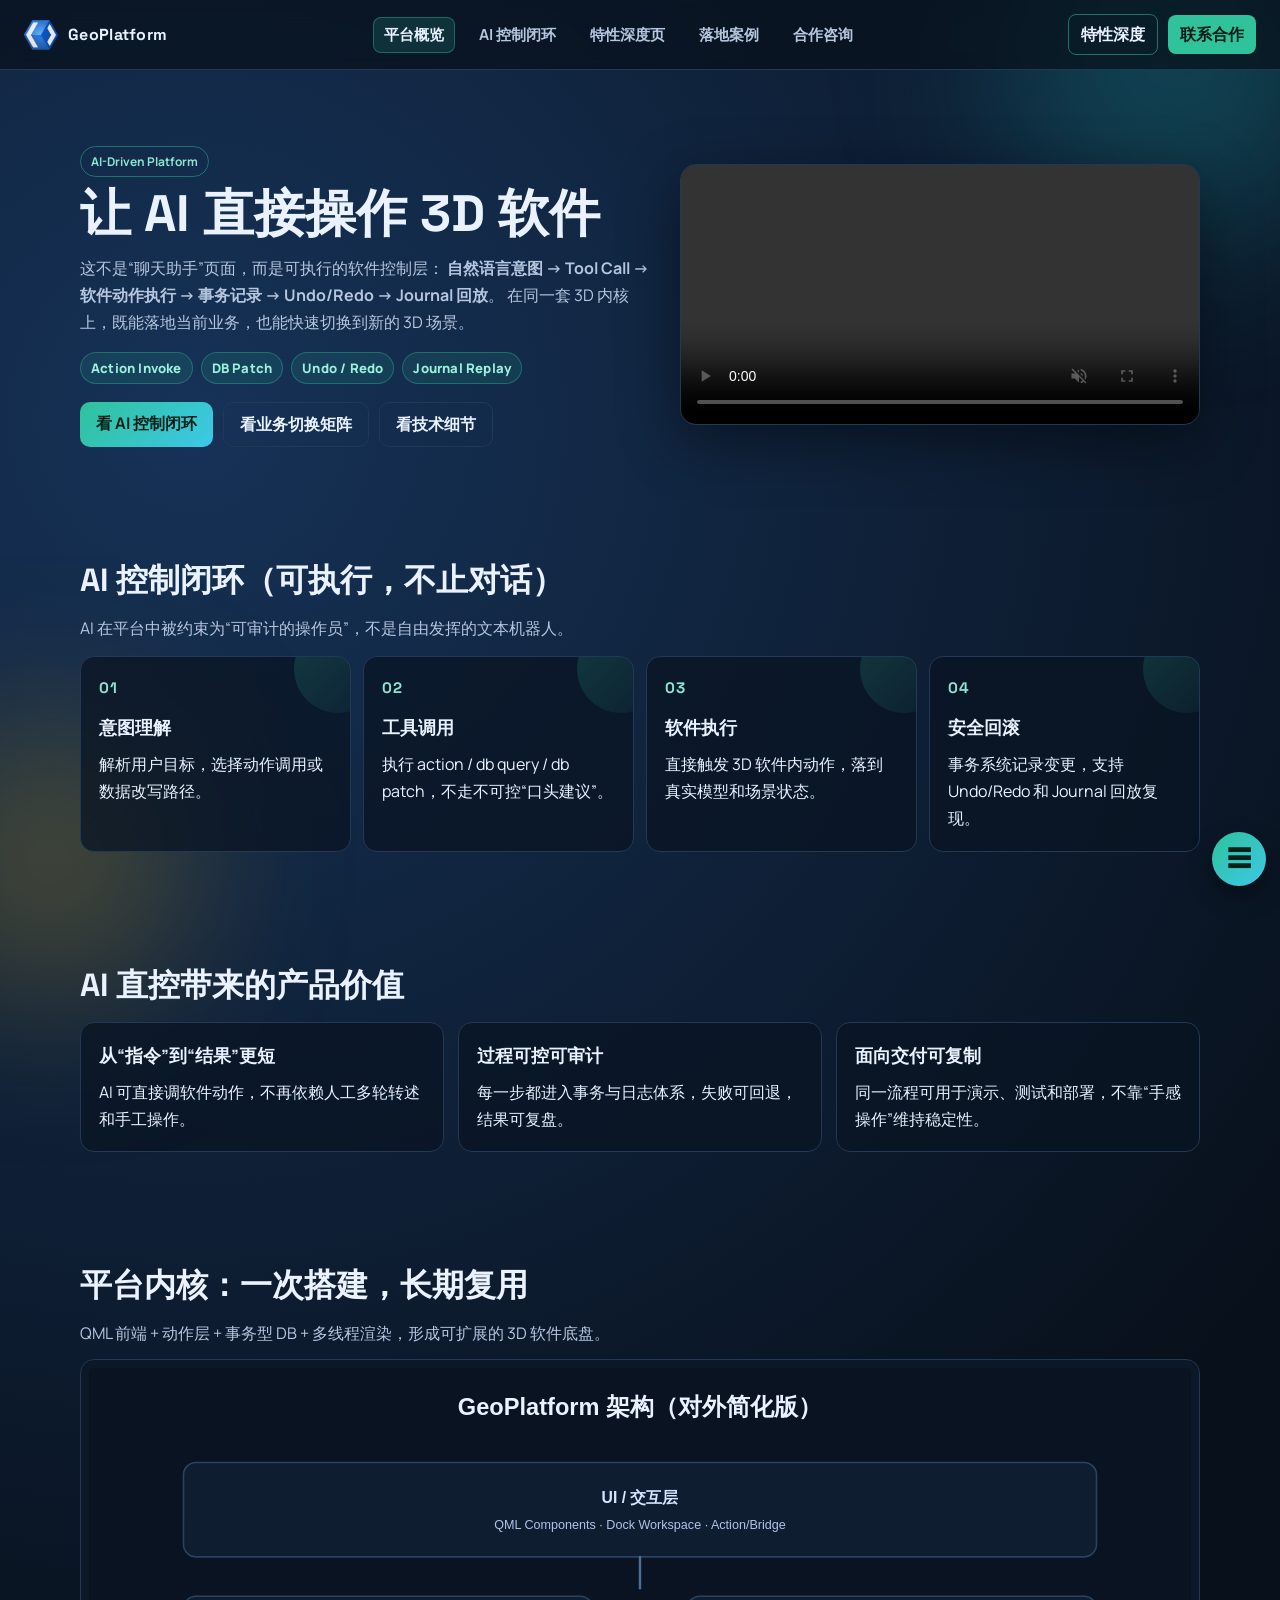
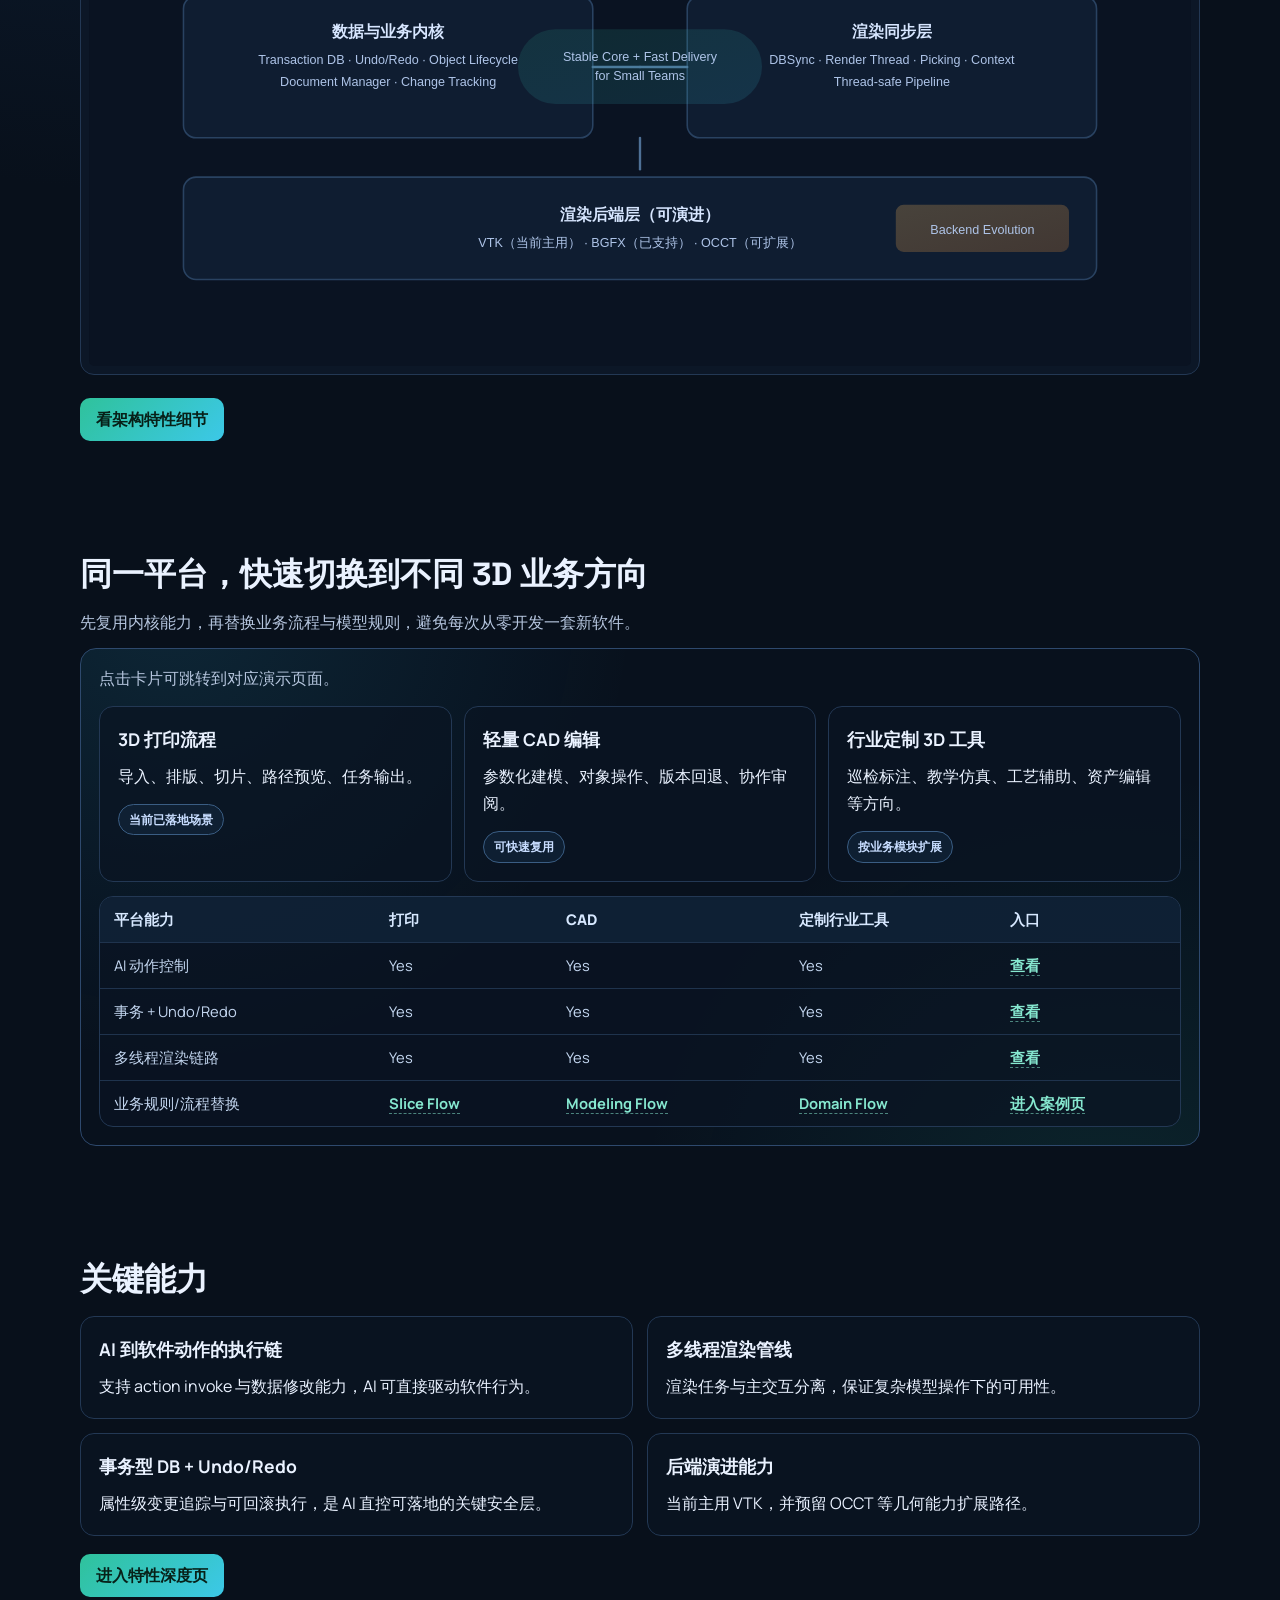
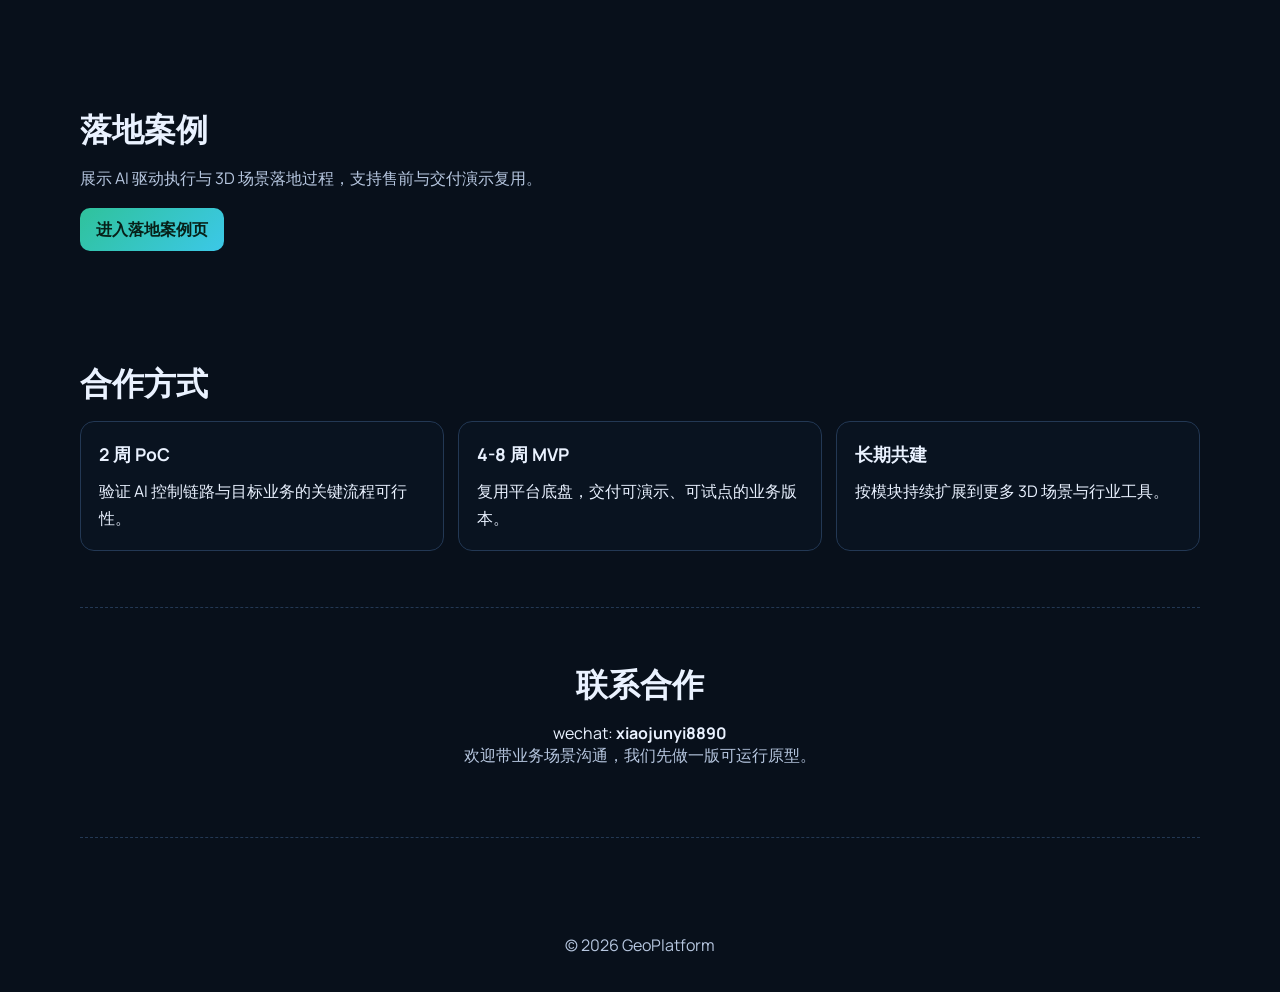
<file: index.html>
<!doctype html>
<html lang="zh-CN">
<head>
  <meta charset="UTF-8" />
  <meta name="viewport" content="width=device-width, initial-scale=1.0" />
  <title>GeoPlatform | AI 驱动的 3D 软件平台</title>
  <meta name="description" content="GeoPlatform 是 AI 驱动的 3D 软件平台：AI 可直接调用软件动作与数据能力，并在同一内核上快速切换到不同 3D 业务方向。" />
  <link rel="preconnect" href="https://fonts.googleapis.com">
  <link rel="preconnect" href="https://fonts.gstatic.com" crossorigin>
  <link href="https://fonts.googleapis.com/css2?family=Manrope:wght@400;600;700;800&family=Space+Grotesk:wght@500;700&display=swap" rel="stylesheet">
  <link rel="stylesheet" href="styles.css" />
</head>
<body>
  <div class="bg-shape bg-shape-a"></div>
  <div class="bg-shape bg-shape-b"></div>

  <header class="topbar">
    <div class="brand">
      <img src="assets/brand/logo.png" alt="GeoPlatform Logo" />
      <span>GeoPlatform</span>
    </div>
    <nav class="top-links" aria-label="Primary">
      <a class="active" href="index.html">平台概览</a>
      <a href="#ai-control">AI 控制闭环</a>
      <a href="features.html">特性深度页</a>
      <a href="cases.html">落地案例</a>
      <a href="#contact">合作咨询</a>
    </nav>
    <div class="top-actions">
      <a class="cta cta-secondary" href="features.html">特性深度</a>
      <a class="cta" href="#contact">联系合作</a>
    </div>
  </header>

  <main>
    <section class="hero section">
      <div class="hero-copy">
        <p class="tag">AI-Driven Platform</p>
        <h1>让 AI 直接操作 3D 软件</h1>
        <p class="subtitle">
          这不是“聊天助手”页面，而是可执行的软件控制层：
          <strong>自然语言意图 -> Tool Call -> 软件动作执行 -> 事务记录 -> Undo/Redo -> Journal 回放</strong>。
          在同一套 3D 内核上，既能落地当前业务，也能快速切换到新的 3D 场景。
        </p>
        <div class="hero-strip">
          <span>Action Invoke</span>
          <span>DB Patch</span>
          <span>Undo / Redo</span>
          <span>Journal Replay</span>
        </div>
        <div class="hero-actions">
          <a class="btn btn-primary" href="#ai-control">看 AI 控制闭环</a>
          <a class="btn btn-ghost" href="#switch-matrix">看业务切换矩阵</a>
          <a class="btn btn-ghost" href="features.html">看技术细节</a>
        </div>
      </div>
      <div class="hero-media">
        <video controls autoplay muted playsinline>
          <source src="assets/media/ai-demo-20260323.mp4" type="video/mp4" />
          你的浏览器不支持视频播放。
        </video>
      </div>
    </section>

    <section class="section" id="ai-control">
      <h2>AI 控制闭环（可执行，不止对话）</h2>
      <p class="hint">AI 在平台中被约束为“可审计的操作员”，不是自由发挥的文本机器人。</p>
      <div class="control-pipeline">
        <article class="card pipeline-step">
          <p class="step-index">01</p>
          <h3>意图理解</h3>
          <p>解析用户目标，选择动作调用或数据改写路径。</p>
        </article>
        <article class="card pipeline-step">
          <p class="step-index">02</p>
          <h3>工具调用</h3>
          <p>执行 action / db query / db patch，不走不可控“口头建议”。</p>
        </article>
        <article class="card pipeline-step">
          <p class="step-index">03</p>
          <h3>软件执行</h3>
          <p>直接触发 3D 软件内动作，落到真实模型和场景状态。</p>
        </article>
        <article class="card pipeline-step">
          <p class="step-index">04</p>
          <h3>安全回滚</h3>
          <p>事务系统记录变更，支持 Undo/Redo 和 Journal 回放复现。</p>
        </article>
      </div>
    </section>

    <section class="section" id="value">
      <h2>AI 直控带来的产品价值</h2>
      <div class="grid grid-3">
        <article class="card">
          <h3>从“指令”到“结果”更短</h3>
          <p>AI 可直接调软件动作，不再依赖人工多轮转述和手工操作。</p>
        </article>
        <article class="card">
          <h3>过程可控可审计</h3>
          <p>每一步都进入事务与日志体系，失败可回退，结果可复盘。</p>
        </article>
        <article class="card">
          <h3>面向交付可复制</h3>
          <p>同一流程可用于演示、测试和部署，不靠“手感操作”维持稳定性。</p>
        </article>
      </div>
    </section>

    <section class="section" id="architecture">
      <h2>平台内核：一次搭建，长期复用</h2>
      <p class="hint">QML 前端 + 动作层 + 事务型 DB + 多线程渲染，形成可扩展的 3D 软件底盘。</p>
      <img class="arch" src="assets/media/architecture-lite.svg" alt="GeoPlatform Simplified Architecture" />
      <div class="section-action">
        <a class="btn btn-primary" href="features.html">看架构特性细节</a>
      </div>
    </section>

    <section class="section" id="switch-matrix">
      <h2>同一平台，快速切换到不同 3D 业务方向</h2>
      <p class="hint">先复用内核能力，再替换业务流程与模型规则，避免每次从零开发一套新软件。</p>
      <div class="switch-matrix-panel">
      <p class="hint">点击卡片可跳转到对应演示页面。</p>
      <div class="switch-grid">
        <a class="card switch-card feature-link" href="cases.html#print-case">
          <h3>3D 打印流程</h3>
          <p>导入、排版、切片、路径预览、任务输出。</p>
          <p class="switch-tag">当前已落地场景</p>
        </a>
        <a class="card switch-card feature-link" href="cases.html#cad-case">
          <h3>轻量 CAD 编辑</h3>
          <p>参数化建模、对象操作、版本回退、协作审阅。</p>
          <p class="switch-tag">可快速复用</p>
        </a>
        <a class="card switch-card feature-link" href="index.html#contact">
          <h3>行业定制 3D 工具</h3>
          <p>巡检标注、教学仿真、工艺辅助、资产编辑等方向。</p>
          <p class="switch-tag">按业务模块扩展</p>
        </a>
      </div>
      <div class="capability-table-wrap">
        <table class="capability-table">
          <thead>
            <tr>
              <th>平台能力</th>
              <th>打印</th>
              <th>CAD</th>
              <th>定制行业工具</th>
              <th>入口</th>
            </tr>
          </thead>
          <tbody>
            <tr>
              <td>AI 动作控制</td>
              <td>Yes</td>
              <td>Yes</td>
              <td>Yes</td>
              <td><a class="table-link" href="features.html#ai-demo">查看</a></td>
            </tr>
            <tr>
              <td>事务 + Undo/Redo</td>
              <td>Yes</td>
              <td>Yes</td>
              <td>Yes</td>
              <td><a class="table-link" href="features.html#transaction">查看</a></td>
            </tr>
            <tr>
              <td>多线程渲染链路</td>
              <td>Yes</td>
              <td>Yes</td>
              <td>Yes</td>
              <td><a class="table-link" href="features.html#threading">查看</a></td>
            </tr>
            <tr>
              <td>业务规则/流程替换</td>
              <td><a class="table-link" href="cases.html#print-case">Slice Flow</a></td>
              <td><a class="table-link" href="cases.html#cad-case">Modeling Flow</a></td>
              <td><a class="table-link" href="index.html#contact">Domain Flow</a></td>
              <td><a class="table-link" href="cases.html">进入案例页</a></td>
            </tr>
          </tbody>
        </table>
      </div>
      </div>
    </section>

    <section class="section" id="features">
      <h2>关键能力</h2>
      <div class="grid grid-2">
        <a class="card feature feature-link" href="features.html#threading">
          <h3>AI 到软件动作的执行链</h3>
          <p>支持 action invoke 与数据修改能力，AI 可直接驱动软件行为。</p>
        </a>
        <a class="card feature feature-link" href="features.html#threading">
          <h3>多线程渲染管线</h3>
          <p>渲染任务与主交互分离，保证复杂模型操作下的可用性。</p>
        </a>
        <a class="card feature feature-link" href="features.html#transaction">
          <h3>事务型 DB + Undo/Redo</h3>
          <p>属性级变更追踪与可回滚执行，是 AI 直控可落地的关键安全层。</p>
        </a>
        <a class="card feature feature-link" href="features.html#backend">
          <h3>后端演进能力</h3>
          <p>当前主用 VTK，并预留 OCCT 等几何能力扩展路径。</p>
        </a>
      </div>
      <div class="section-action">
        <a class="btn btn-primary" href="features.html">进入特性深度页</a>
      </div>
    </section>

    <section class="section" id="cases-entry">
      <h2>落地案例</h2>
      <p class="hint">展示 AI 驱动执行与 3D 场景落地过程，支持售前与交付演示复用。</p>
      <div class="section-action">
        <a class="btn btn-primary" href="cases.html">进入落地案例页</a>
      </div>
    </section>

    <section class="section" id="cooperation">
      <h2>合作方式</h2>
      <div class="grid grid-3">
        <article class="card">
          <h3>2 周 PoC</h3>
          <p>验证 AI 控制链路与目标业务的关键流程可行性。</p>
        </article>
        <article class="card">
          <h3>4-8 周 MVP</h3>
          <p>复用平台底盘，交付可演示、可试点的业务版本。</p>
        </article>
        <article class="card">
          <h3>长期共建</h3>
          <p>按模块持续扩展到更多 3D 场景与行业工具。</p>
        </article>
      </div>
    </section>

    <section class="section contact" id="contact">
      <h2>联系合作</h2>
      <p>wechat: <strong>xiaojunyi8890</strong></p>
      <p class="hint">欢迎带业务场景沟通，我们先做一版可运行原型。</p>
    </section>
  </main>

  <div class="mobile-nav" aria-label="移动端导航">
    <button class="mobile-nav-fab" aria-label="打开导航菜单" aria-expanded="false" aria-controls="mobileNavMenu">☰</button>
    <nav class="mobile-nav-menu" id="mobileNavMenu">
      <a class="mobile-nav-link active" href="index.html">平台概览</a>
      <a class="mobile-nav-link" href="#ai-control">AI 控制闭环</a>
      <a class="mobile-nav-link" href="features.html">特性深度页</a>
      <a class="mobile-nav-link" href="cases.html">落地案例</a>
      <a class="mobile-nav-link" href="#contact">合作咨询</a>
    </nav>
  </div>

  <footer>
    <p>© <span id="year"></span> GeoPlatform</p>
  </footer>

  <script src="script.js"></script>
</body>
</html>
</file>
<file: styles.css>
:root {
  --bg: #08101b;
  --bg-soft: #111e31;
  --text: #eaf2ff;
  --muted: #b6c6df;
  --line: #233854;
  --brand: #2fc29b;
  --brand-2: #f2b45a;
  --card: rgba(10, 21, 35, 0.75);
}

* { box-sizing: border-box; }
html, body { margin: 0; padding: 0; }
body {
  font-family: "Manrope", "PingFang SC", "Microsoft YaHei", sans-serif;
  color: var(--text);
  background: radial-gradient(circle at 15% 10%, #163257 0%, var(--bg) 35%), var(--bg);
  overflow-x: hidden;
}

.bg-shape {
  position: fixed;
  border-radius: 999px;
  filter: blur(80px);
  z-index: -1;
}
.bg-shape-a { width: 360px; height: 360px; background: #1b7f8f66; top: -120px; right: -80px; }
.bg-shape-b { width: 280px; height: 280px; background: #9d7f2360; bottom: -100px; left: -90px; }

.topbar {
  position: sticky;
  top: 0;
  z-index: 10;
  display: flex;
  justify-content: space-between;
  align-items: center;
  padding: 14px 24px;
  background: rgba(8, 16, 27, 0.7);
  backdrop-filter: blur(10px);
  border-bottom: 1px solid var(--line);
}

.brand {
  display: flex;
  align-items: center;
  gap: 10px;
  font-family: "Space Grotesk", sans-serif;
  font-weight: 700;
  letter-spacing: 0.3px;
}
.brand img { width: 34px; height: 34px; object-fit: contain; }
.top-links {
  display: flex;
  align-items: center;
  gap: 14px;
}
.top-links a {
  text-decoration: none;
  color: var(--muted);
  font-weight: 700;
  font-size: 0.95rem;
  padding: 6px 10px;
  border-radius: 8px;
}
.top-links a:hover {
  color: var(--text);
  background: rgba(255, 255, 255, 0.06);
}
.top-links a.active {
  color: var(--text);
  background: rgba(47, 194, 155, 0.16);
  border: 1px solid #2fc29b66;
}
.top-actions {
  display: flex;
  align-items: center;
  gap: 10px;
}

main { max-width: 1160px; margin: 0 auto; padding: 20px 20px 72px; }
.section { padding: 56px 0; }

.hero {
  display: grid;
  grid-template-columns: 1.1fr 1fr;
  gap: 28px;
  align-items: center;
}
.tag {
  display: inline-block;
  margin: 0 0 10px;
  font-size: 12px;
  font-weight: 700;
  padding: 6px 10px;
  border: 1px solid #2fc29b77;
  border-radius: 999px;
  color: #8de6d1;
}
h1 {
  margin: 0;
  font-family: "Space Grotesk", sans-serif;
  font-size: clamp(2rem, 4vw, 3.2rem);
  line-height: 1.05;
}
.subtitle { color: var(--muted); line-height: 1.7; margin-top: 14px; }

.hero-strip {
  margin-top: 16px;
  display: flex;
  flex-wrap: wrap;
  gap: 8px;
}
.hero-strip span {
  border: 1px solid #2fc29b5c;
  background: rgba(47, 194, 155, 0.12);
  color: #9df0db;
  border-radius: 999px;
  padding: 6px 10px;
  font-size: 0.82rem;
  font-weight: 800;
  letter-spacing: 0.2px;
}

.hero-media video {
  width: 100%;
  border-radius: 16px;
  border: 1px solid var(--line);
  box-shadow: 0 16px 60px rgba(0, 0, 0, 0.45);
}

h2 {
  margin: 0 0 14px;
  font-family: "Space Grotesk", sans-serif;
  font-size: clamp(1.4rem, 2.5vw, 2rem);
}
h3 { margin: 0 0 8px; font-size: 1.1rem; }
p { margin: 0; }
.hint { color: var(--muted); margin-bottom: 14px; }

.grid { display: grid; gap: 14px; }
.grid-2 { grid-template-columns: repeat(2, minmax(0, 1fr)); }
.grid-3 { grid-template-columns: repeat(3, minmax(0, 1fr)); }

.card {
  background: var(--card);
  border: 1px solid var(--line);
  border-radius: 14px;
  padding: 18px;
  line-height: 1.7;
}
.feature-link {
  display: block;
  text-decoration: none;
  color: var(--text);
  transition: transform .2s ease, border-color .2s ease, background .2s ease;
}
.feature-link:hover {
  transform: translateY(-2px);
  border-color: #2fc29b88;
  background: rgba(20, 36, 57, 0.86);
}
.case-video video {
  width: 100%;
  margin: 10px 0 12px;
  border-radius: 10px;
  border: 1px solid var(--line);
  background: #08101b;
}

.arch {
  width: 100%;
  border-radius: 14px;
  border: 1px solid var(--line);
  background: #0c1727;
  padding: 8px;
}

.btn {
  display: inline-block;
  text-decoration: none;
  padding: 10px 16px;
  border-radius: 10px;
  font-weight: 700;
  transition: transform .2s ease, background .2s ease;
}
.btn:hover { transform: translateY(-2px); }
.btn-primary {
  background: linear-gradient(135deg, var(--brand), #3cc8e8);
  color: #072018;
}
.btn-ghost {
  border: 1px solid var(--line);
  color: var(--text);
  margin-left: 0;
}

.cta {
  text-decoration: none;
  color: #051d18;
  background: var(--brand);
  padding: 8px 12px;
  border-radius: 8px;
  font-weight: 700;
}

.cta-secondary {
  color: var(--text);
  background: transparent;
  border: 1px solid #2fc29b88;
}

.hero-actions {
  margin-top: 18px;
  display: flex;
  gap: 10px;
  flex-wrap: wrap;
}
.section-action {
  margin-top: 18px;
  display: flex;
  gap: 10px;
  flex-wrap: wrap;
}

.page-hero {
  padding-top: 40px;
}
.metrics {
  margin-top: 16px;
  display: grid;
  gap: 12px;
  grid-template-columns: repeat(4, minmax(0, 1fr));
}
.metric h3 {
  margin-bottom: 6px;
}
.metric p {
  color: var(--muted);
}
.flow {
  margin-top: 14px;
  display: flex;
  flex-wrap: wrap;
  gap: 8px;
}
.flow span {
  padding: 6px 10px;
  border-radius: 999px;
  border: 1px solid #3a5d83;
  background: rgba(16, 35, 56, 0.75);
  color: #c8ddff;
  font-size: 0.86rem;
  font-weight: 700;
}
.emphasis {
  margin-top: 14px;
  border-color: #2fc29b88;
  background: linear-gradient(140deg, rgba(47, 194, 155, 0.12), rgba(10, 21, 35, 0.8));
}

.control-pipeline {
  margin-top: 16px;
  display: grid;
  gap: 12px;
  grid-template-columns: repeat(4, minmax(0, 1fr));
}
.pipeline-step {
  position: relative;
  overflow: hidden;
  min-height: 178px;
}
.pipeline-step::after {
  content: "";
  position: absolute;
  right: -32px;
  top: -32px;
  width: 88px;
  height: 88px;
  border-radius: 999px;
  background: linear-gradient(135deg, rgba(47, 194, 155, 0.2), rgba(60, 200, 232, 0.04));
}
.step-index {
  margin-bottom: 12px;
  font-family: "Space Grotesk", sans-serif;
  color: #8de6d1;
  font-size: 0.95rem;
  font-weight: 800;
  letter-spacing: 0.8px;
}
.switch-grid {
  margin-top: 16px;
  display: grid;
  gap: 12px;
  grid-template-columns: repeat(3, minmax(0, 1fr));
}
.switch-matrix-panel {
  margin-top: 14px;
  border: 1px solid #2e496d;
  border-radius: 16px;
  padding: 18px;
  background:
    radial-gradient(circle at 8% -10%, rgba(60, 200, 232, 0.12), transparent 40%),
    radial-gradient(circle at 92% 120%, rgba(47, 194, 155, 0.12), transparent 40%),
    rgba(8, 18, 30, 0.88);
}
.switch-card {
  min-height: 158px;
}
.switch-tag {
  margin-top: 14px;
  display: inline-block;
  border-radius: 999px;
  padding: 4px 10px;
  border: 1px solid #3a5d83;
  background: rgba(16, 35, 56, 0.75);
  color: #c8ddff;
  font-size: 0.78rem;
  font-weight: 700;
}
.capability-table-wrap {
  margin-top: 14px;
  border: 1px solid var(--line);
  border-radius: 14px;
  overflow: hidden;
  background: rgba(10, 21, 35, 0.7);
}
.capability-table {
  width: 100%;
  border-collapse: collapse;
}
.capability-table th,
.capability-table td {
  text-align: left;
  padding: 12px 14px;
  border-bottom: 1px solid #1f334d;
  font-size: 0.92rem;
}
.capability-table th {
  background: rgba(16, 35, 56, 0.84);
  color: #d7e8ff;
  font-weight: 800;
}
.capability-table td {
  color: #c4d7f1;
}
.capability-table tbody tr:last-child td {
  border-bottom: 0;
}
.table-link {
  color: #86e8d0;
  text-decoration: none;
  font-weight: 700;
  border-bottom: 1px dashed #86e8d088;
}
.table-link:hover {
  color: #b7ffec;
  border-bottom-color: #b7ffec;
}

.contact {
  text-align: center;
  border-top: 1px dashed var(--line);
  border-bottom: 1px dashed var(--line);
}

.mobile-nav {
  display: block;
  position: fixed;
  right: 14px;
  bottom: 14px;
  z-index: 40;
}
.mobile-nav-fab {
  width: 54px;
  height: 54px;
  border: 0;
  border-radius: 999px;
  font-size: 24px;
  font-weight: 700;
  line-height: 1;
  color: #072018;
  cursor: pointer;
  background: linear-gradient(135deg, var(--brand), #3cc8e8);
  box-shadow: 0 10px 25px rgba(0, 0, 0, 0.35);
}
.mobile-nav-menu {
  position: absolute;
  right: 0;
  bottom: 64px;
  width: 220px;
  display: flex;
  flex-direction: column;
  gap: 8px;
  padding: 10px;
  border-radius: 14px;
  border: 1px solid #2f4c71;
  background: rgba(8, 17, 29, 0.95);
  box-shadow: 0 18px 35px rgba(0, 0, 0, 0.45);
  opacity: 0;
  transform: translateY(8px) scale(0.98);
  pointer-events: none;
  transition: opacity .2s ease, transform .2s ease;
}
.mobile-nav.open .mobile-nav-menu {
  opacity: 1;
  transform: translateY(0) scale(1);
  pointer-events: auto;
}
.mobile-nav-link {
  text-decoration: none;
  color: var(--text);
  font-weight: 700;
  border-radius: 10px;
  border: 1px solid #2d4668;
  background: rgba(17, 31, 48, 0.88);
  padding: 10px 12px;
}
.mobile-nav-link:active,
.mobile-nav-link:hover {
  border-color: #2fc29b88;
  background: rgba(47, 194, 155, 0.16);
}
.mobile-nav-link.active {
  border-color: #2fc29bcc;
  background: rgba(47, 194, 155, 0.22);
}

footer {
  text-align: center;
  color: var(--muted);
  padding: 24px 12px 36px;
}

@media (max-width: 980px) {
  .hero { grid-template-columns: 1fr; }
  .grid-2, .grid-3 { grid-template-columns: 1fr; }
  .metrics { grid-template-columns: 1fr; }
  .control-pipeline { grid-template-columns: repeat(2, minmax(0, 1fr)); }
  .switch-grid { grid-template-columns: 1fr; }
  .capability-table-wrap { overflow-x: auto; }
  .capability-table { min-width: 760px; }
  .top-links { display: none; }
  .top-actions .cta-secondary { display: none; }
  main { padding: 12px 16px 112px; }
}
</file>
